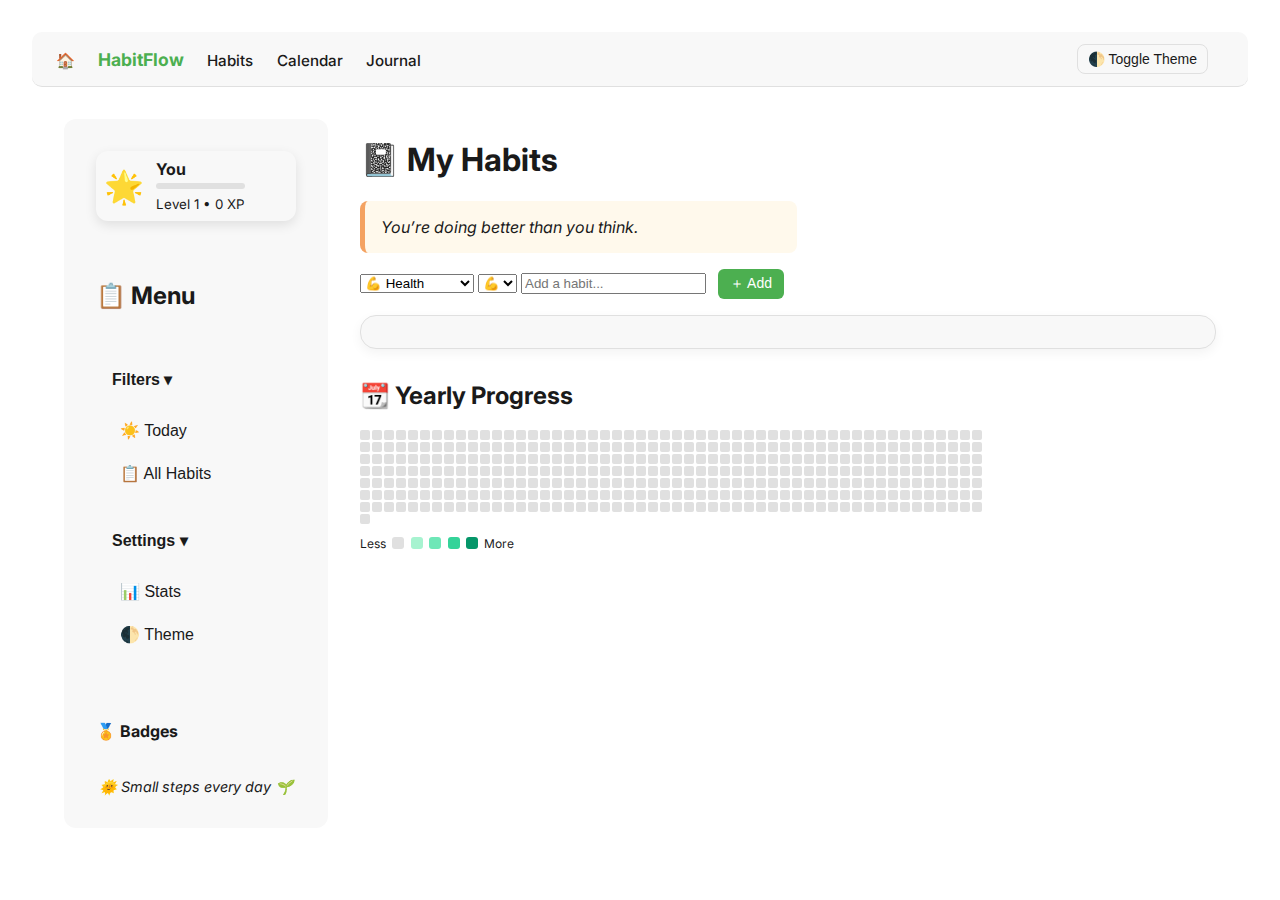
<file: index.html>
<!DOCTYPE html>
<html lang="en">
<head>
    <meta charset="UTF-8">
    <meta name="viewport" content="width=device-width, initial-scale=1.0">
    <link rel="stylesheet" href="https://fonts.googleapis.com/css2?family=Inter:wght@400;600&display=swap">
    <script src="script.js" defer></script>
    <link rel="stylesheet" href="style.css"/>
    <title>Habit Log</title>
</head>
<body>
    <nav class="navbar">
        <div class="nav-left">
          <a href="#top" class="nav-home-icon" title="Home">🏠</a>
          <span class="nav-logo">HabitFlow</span>
          <a href="#habitList">Habits</a>
          <a href="#heatmap">Calendar</a>
          <a href="journal.html">Journal</a>
    
        </div>
        <div class="nav-right">
          <!-- Placeholder for theme toggle / avatar -->
          <button id="toggle-theme">🌓 Toggle Theme</button>
        </div>
      </nav>
      <div class="container">
        <div class="sidebar">
            <div class="profile-card">
                <div class="profile-avatar" id="avatarBtn" title="Click to change avatar">🌟</div>
                <div id="avatarPicker" class="avatar-modal">
                    <h4>Choose your avatar</h4>
                    <div class="avatar-grid" id="avatarOptions">
                      <!-- emojis go here -->
                    </div>
                  </div>
                  
                <div class="profile-info">
                  <h3 id="profileName">You</h3>
                  <div class="xp-bar">
                    <div id="xpProgress"></div>
                  </div>
                  <small>Level <span id="userLevel">1</span> • <span id="userXP">0</span> XP</small>
                </div>
              </div>
              
            <h2>📋 Menu</h2>
          
            <div class="collapsible">
              <button class="collapse-toggle">Filters ▾</button>
              <div class="sidebar-section">
                <button onclick="filterToday()">☀️ Today</button>
                <button onclick="filterAll()">📋 All Habits</button>
              </div>
            </div>
          
            <div class="collapsible">
              <button class="collapse-toggle">Settings ▾</button>
              <div class="sidebar-section">
                <button onclick="showStats()">📊 Stats</button>
                <button onclick="applySavedTheme()">🌓 Theme</button>
              </div>
            </div>
            <div class="badges-section">
                <h4>🏅 Badges</h4>
                <div id="badgeList"></div>
              </div>
              <blockquote id="quoteBox">🌞 "Keep going – you're doing great!"</blockquote>
    
          </div>
          
    <div class="main">
        <h1>📓 My Habits</h1>
    <div id="quote" class="quote"></div>
    <form id="habit-form">
        

    <div id="add-section">
        <select id="categoryPicker">
            <option value="Health">💪 Health</option>
            <option value="Productivity">📚 Productivity</option>
            <option value="Mindfulness">🧘 Mindfulness</option>
          </select>
        
          <select id="emojiPicker"></select>
        <input type="text" id="habit-input" placeholder="Add a habit..." required/>
        <button id="addHabit">＋ Add</button>
      </div>
    </form>
    <ul id="habit-list" draggable="false"></ul>

    <section id="heatmap">
        <h2>📆 Yearly Progress</h2>
        <div class="heatmap-grid"></div>
      </section>
      <div class="heatmap-legend">
        <span>Less</span>
        <div class="legend-color" style="background-color: #E0E0E0;"></div>
        <div class="legend-color" style="background-color: #A7F3D0;"></div>
        <div class="legend-color" style="background-color: #6EE7B7;"></div>
        <div class="legend-color" style="background-color: #34D399;"></div>
        <div class="legend-color" style="background-color: #059669;"></div>
        <span>More</span>
      </div>
    </div> 
    </div>
</body>
</html>
</file>
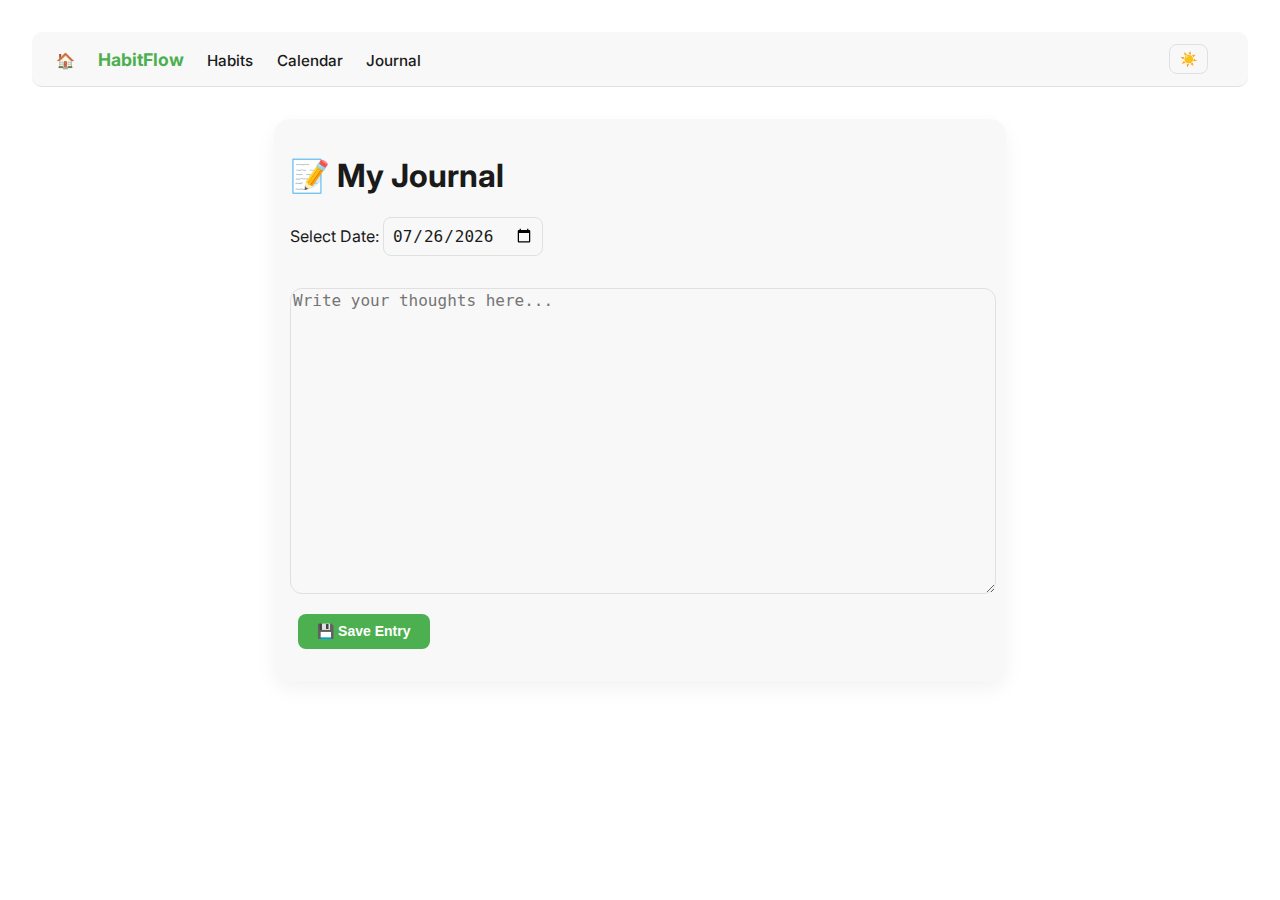
<file: journal.html>
<!DOCTYPE html>
<html lang="en">
<head>
  <meta charset="UTF-8" />
  <meta name="viewport" content="width=device-width, initial-scale=1.0"/>
  <title>Journal - HabitFlow</title>
  <link rel="stylesheet" href="style.css" />
</head>
<body>
  <nav class="navbar">
    <div class="nav-left">
      <a href="index.html" class="nav-home-icon" title="Home">🏠</a>
      <span class="nav-logo">HabitFlow</span>
      <a href="index.html#habitList">Habits</a>
      <a href="index.html#heatmap">Calendar</a>
      <a href="journal.html" class="active">Journal</a>
    </div>
    <div class="nav-right">
        <!-- Placeholder for theme toggle / avatar -->
        <button id="toggle-theme">🌓 Toggle Theme</button>
      </div>
  </nav>

  <main class="journal-container">
    <h1>📝 My Journal</h1>
    <label for="journalDate">Select Date:</label>
<input type="date" id="journalDate" />

<textarea id="journalEntry" placeholder="Write your thoughts here..."></textarea>
<button id="saveJournal">💾 Save Entry</button>
<p id="journalStatus"></p>

  </main>

  <script src="journal.js"></script>
</body>
</html>
</file>
<file: style.css>
@import url('https://fonts.googleapis.com/css2?family=Inter:wght@400;600&display=swap');

:root {
  --bg: #ffffff;
  --text: #1a1a1a;
  --accent: #4caf50;
  --card: #f8f8f8;
  --border: #e0e0e0;
  --hover: rgba(255, 255, 255, 0.1); /* or darker for dark mode */
}

body.dark {
  --bg: #1e1e1e;
  --text: #f0f0f0;
  --accent: #81c784;
  --card: #2a2a2a;
  --border: #444;
}

html {
    scroll-behavior: smooth;
  }
   
  body {
    background-color: var(--bg);
    color: var(--text);
    font-family: 'Inter', sans-serif;
    gap: 2rem;
    margin: 0;
    padding: 2rem;
    transition: background 0.3s, color 0.3s;
  }
  

.navbar {
    display: flex;
    justify-content: space-between;
    align-items: center;
    background: var(--card);
    border-bottom: 1px solid var(--border);
    border-radius: 10px;
    padding: 0.75rem 1.5rem;
    position: sticky;
    top: 0;
    z-index: 1000;
  }
  
  .nav-left a,
  .nav-logo {
    margin-right: 1.2rem;
    color: var(--text);
    text-decoration: none;
    font-weight: 500;
    font-size: 0.95rem;
  }
  
  .nav-logo {
    font-weight: bold;
    font-size: 1.1rem;
    color: var(--accent);
  }
  
  .nav-left a:hover {
    text-decoration: underline;
  }
  .nav-home-icon {
    font-size: 1.1rem;
    margin-right: 1rem;
    text-decoration: none;
    color: var(--text);
    display: inline-block;
    transition: transform 0.2s ease;
  }
  
  .nav-home-icon:hover {
    text-shadow: 0 0 6px var(--accent);
    transform: scale(1.1);
  }
  
  .nav-right .avatar {
    font-size: 1.5rem;
    padding: 1rem;;
    cursor: pointer;
  }
  .container {
    display: flex;
    flex-direction: row;
    background-color: var(--bg);
    color: var(--text);
    font-family: 'Inter', sans-serif;
    gap: 2rem;
    margin: 0;
    padding: 2rem;
    transition: background 0.3s, color 0.3s;
  }

  .sidebar {
    display: flex;
    flex-direction: column;
    gap: 1rem; /* adds space between children */
    width: 200px;
    background: var(--card);
    padding: 2rem;
    border-radius: 12px;
    height: fit-content;
  }
  
  .profile-card {
    display: flex;
    align-items: center;
    gap: 0.75rem;
    margin-bottom: 1.5rem;
    padding: 0.5rem;
    border-radius: 12px;
    background: var(--card);
    box-shadow: 0 4px 12px rgba(0,0,0,0.1);
  }
  
  .profile-avatar {
    font-size: 2rem;
    cursor: pointer;
    transition: transform 0.2s;
  }
  
  .profile-avatar:hover {
    transform: scale(1.1);
  }
  
  .avatar-modal {
    position: fixed;
    top: 40%;
    left: 14.5%;
    transform: translate(-50%, -30%);
    background: var(--background);
    padding: 1rem;
    border: 2px solid var(--border);
    border-radius: 12px;
    box-shadow: 0 8px 24px rgba(0,0,0,0.2);
    display: none;
    z-index: 1000;
  }
  
  .avatar-grid {
    display: grid;
    grid-template-columns: repeat(auto-fit, minmax(40px, 1fr));
    gap: 0.5rem;
    margin-top: 0.5rem;
  }
  
  .avatar-grid span {
    font-size: 1.5rem;
    cursor: pointer;
    padding: 4px;
    border-radius: 8px;
    transition: background 0.2s;
  }
  
  .avatar-grid span:hover {
    background: var(--hover);
  }
  
  
  .profile-info h3 {
    margin: 0;
    font-size: 1rem;
  }
  
  .xp-bar {
    width: 100%;
    background: var(--border);
    height: 6px;
    border-radius: 10px;
    overflow: hidden;
    margin: 4px 0;
  }
  
  #xpProgress {
    height: 100%;
    width: 0%;
    background: linear-gradient(to right, #4ade80, #22d3ee);
    transition: width 0.4s ease;
  }
  

  .sidebar button {
    background: none;
    border: none;
    text-align: left;
    font-size: 1rem;
    color: var(--text);
    padding: 0.5rem;
    border-radius: 8px;
    cursor: pointer;
    transition: background 0.2s ease;
  }
  
  .sidebar button:hover {
    background: var(--hover);
  }
  
  .sidebar-section {
    display: flex;
    flex-direction: column;
    gap: 0.5rem;
    margin-top: 1rem;
  }
  
  .collapsible .sidebar-section {
    display: flex;
    flex-direction: column;
    gap: 0.5rem;
    padding-left: 0.5rem;
  }
  
  .collapse-toggle {
    background: none;
    border: none;
    font-weight: bold;
    font-size: 1rem;
    cursor: pointer;
    color: var(--text);
    margin-top: 1rem;
  }

  .badges-section {
    margin-top: 2rem;
  }
  
  #badgeList {
    display: flex;
    flex-wrap: wrap;
    gap: 0.5rem;
  }
  
  .badge {
    font-size: 1.2rem;
    padding: 4px;
    border-radius: 8px;
    background: var(--card);
    border: 1px solid var(--border);
  }
  #quoteBox {
    font-style: italic;
    font-size: 0.9rem;
    color: var(--text-muted);
    margin: auto;
  }
  .main {
    flex: 1;
  }

  .habit-card {
    background: var(--card);
    border: 1px solid var(--border);
    border-radius: 16px;
    padding: 1rem;
    margin-bottom: 1rem;
    box-shadow: 0 4px 12px rgba(0,0,0,0.05);
    transition: transform 0.2s ease;
  }
  
  .habit-card:hover {
    transform: translateY(-2px);
  }
  
  .habit-header {
    display: flex;
    align-items: center;
    gap: 0.75rem;
  }
  
  .habit-emoji {
    font-size: 1.5rem;
  }
  
  .habit-title {
    font-size: 1.2rem;
    margin: 0;
  }
  #habit-list {
    display: flex;
    flex-direction: column;
    justify-content: space-between;
    flex-wrap: wrap;
    background: var(--card);
    border: 1px solid var(--border);
    border-radius: 16px;
    padding: 1rem;
    /* margin-bottom: 0.1rem; */
    box-shadow: 0 4px 12px rgba(0,0,0,0.05);
    transition: transform 0.2s ease;
  }
  
  #habit-list > li {
      background: var(--card);
      border: 1px solid var(--border);
      list-style-type: none;
      border-radius: 16px;
      padding: 1rem;
      margin-bottom: 1rem;
      box-shadow: 0 4px 12px rgba(0,0,0,0.05);
      transition: transform 0.2s ease;
  }
  
  #habit-list > li:hover {
      transform: translateY(-2px);
  }
  

  .quote {
    margin: 1rem 0;
    padding: 1rem;
    background: #fff9ec;
    border-left: 5px solid #f4a261;
    font-style: italic;
    border-radius: 8px;
    max-width: 400px;
    animation: fadeIn 1s ease-in-out;
  }
  
  body.dark .quote {
    background: #2a2a2a;
    border-left-color: #f4a261;
  }
  
  @keyframes fadeIn {
    from { opacity: 0; transform: translateY(5px); }
    to { opacity: 1; transform: translateY(0); }
  }

  #toggle-theme {
    background: none;
    color: var(--text);
    border: 1px solid var(--border);
    padding: 6px 10px;
    border-radius: 8px;
    cursor: pointer;
    float: right;
  }

  .calendar {
    display: flex;
    margin-top: 0.5rem;
    gap: 0.25rem;
  }
  
  .calendar-day {
    width: 30px;
    height: 30px;
    text-align: center;
    padding: 0.3rem;
    border-radius: 4px;
    font-size: 12px;
  }
  
  .calendar-day.done {
    background-color: #4caf50;
    color: white;
  }
  
  .calendar-day.missed {
    background-color: #ddd;
    color: #666;
  }
  button {
    background-color: var(--accent);
    color: white;
    border: none;
    border-radius: 6px;
    padding: 6px 12px;
    font-size: 14px;
    margin-right: 1rem;
    margin-left: 0.5rem;
    cursor: pointer;
    transition: background 0.2s;
  }
  
  button:hover {
    background-color: #388e3c;
  }

  #emojiBtn {
    font-size: 20px;
    background: var(--card);
    border: 1px solid var(--border);
    border-radius: 6px;
    padding: 6px 10px;
    cursor: pointer;
    transition: background 0.2s;
  }
  
  #selectedEmoji {
    font-size: 20px;
    margin-right: 0.5rem;
  }
  
  #heatmap {
    margin-top: 2rem;
  }
  
  .heatmap-grid {
    display: grid;
    grid-template-columns: repeat(52, 1fr);
    gap: 2px;
    width: 100%;
    max-width: 600px;
  }
  
  .heatmap-day {
    width: 10px;
    height: 10px;
    border-radius: 2px;
    background-color: var(--border);
    position: relative;
  }
  
  
  .heatmap-day[data-count="1"] { background-color: #c6f6d5; }
  .heatmap-day[data-count="2"] { background-color: #9ae6b4; }
  .heatmap-day[data-count="3"] { background-color: #68d391; }
  .heatmap-day[data-count="4"] { background-color: #48bb78; }
  .heatmap-day[data-count="5"] { background-color: #38a169; }
  .heatmap-day[data-count="6"] { background-color: #2f855a; }
  
  .heatmap-day:hover::after {
    content: attr(data-date) " • " attr(data-count) " habits";
    position: absolute;
    background: var(--card);
    color: var(--text);
    font-size: 0.7rem;
    padding: 2px 6px;
    border-radius: 4px;
    top: -25px;
    left: 50%;
    transform: translateX(-50%);
    white-space: nowrap;
    box-shadow: 0 2px 8px rgba(0,0,0,0.15);
  }
  
  .heatmap-legend {
    display: flex;
    align-items: center;
    margin-top: 0.75rem;
    font-size: 0.75rem;
    gap: 0.4rem;
    justify-content: flex-start;
  }
  
  .legend-color {
    width: 12px;
    height: 12px;
    border-radius: 3px;
  }
  
  .journal-container {
    max-width: 700px;
    margin: 2rem auto;
    padding: 1rem;
    background: var(--card);
    border-radius: 1rem;
    box-shadow: 0 8px 20px rgba(0,0,0,0.05);
  }
  
  textarea#journalEntry {
    width: 100%;
    height: 300px;
    font-size: 1rem;
    border-radius: 0.75rem;
    border: 1px solid var(--border);
    background: var(--background);
    color: var(--text);
    resize: vertical;
    margin-top: 1rem;
    margin-bottom: 1rem;
  }
  
  #saveJournal {
    background-color: var(--accent);
    color: white;
    border: none;
    padding: 0.6rem 1.2rem;
    border-radius: 0.5rem;
    font-weight: bold;
    cursor: pointer;
    transition: background 0.2s ease;
  }
  
  #saveJournal:hover {
    background-color: var(--accent-hover);
  }
  #journalDate {
    font-size: 1rem;
    padding: 0.5rem;
    border-radius: 0.5rem;
    border: 1px solid var(--border);
    margin-bottom: 1rem;
    background: var(--background);
    color: var(--text);
  }
</file>
